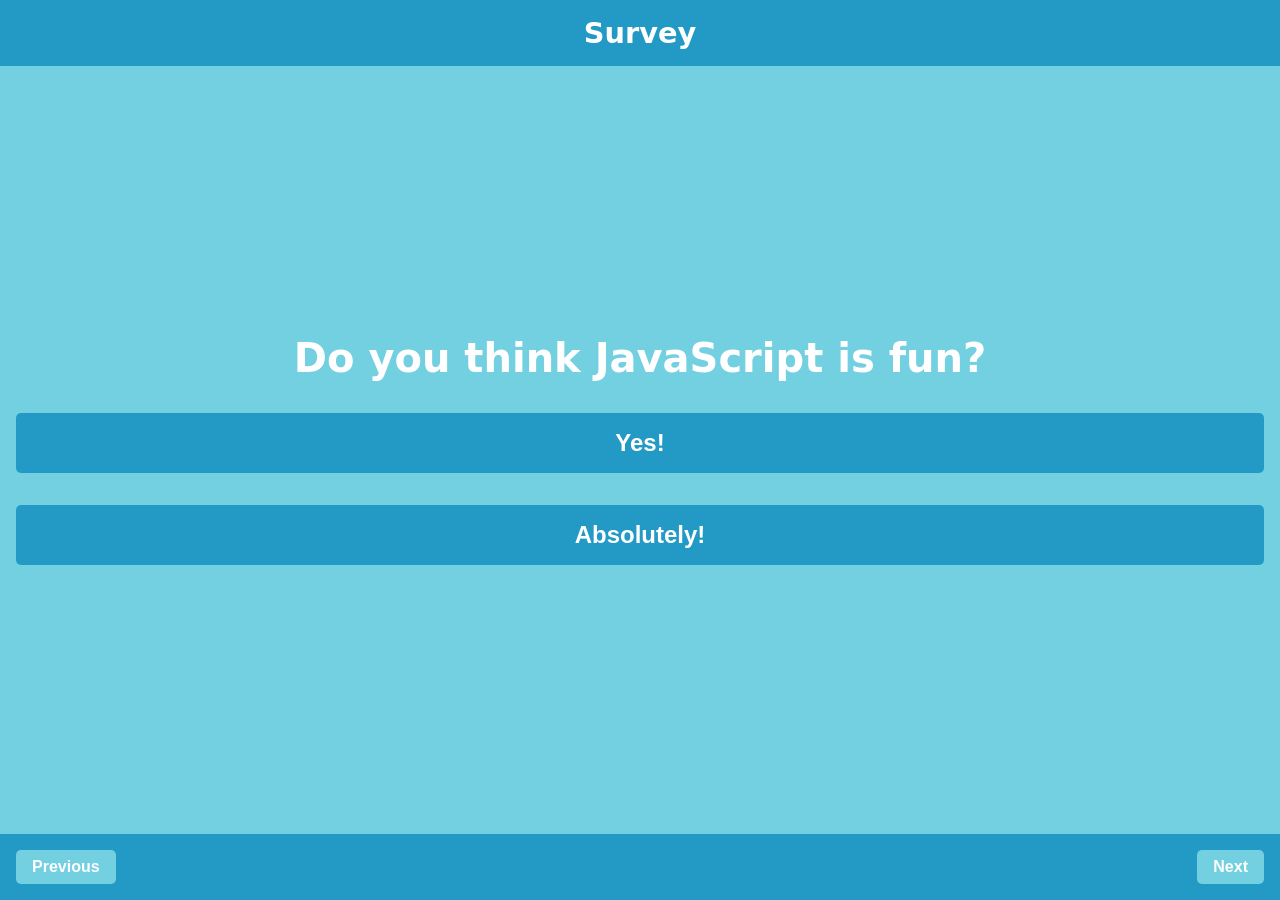
<file: sandboxes/agitated-ellis-wp7jrc/index.html>
<!DOCTYPE html>
<html lang="en">
  <head>
    <meta charset="utf-8" />
    <meta
      name="viewport"
      content="width=device-width, initial-scale=1, shrink-to-fit=no"
    />
    <title>Survey Error Fixing</title>
    <link rel="stylesheet" href="./css/styles.css" />
    <script src="./js/index.js" defer></script>
  </head>
  <body>
    <main class="app">
      <h1 class="header">Survey</h1>
      <section class="content">
        <h2 class="question">Do you think JavaScript is fun?</h2>
        <button type="button" class="choice-button" data-js="choice-button-1">
          Yes!
        </button>
        <button type="button" class="choice-button" data-js="choice-button-2">
          Absolutely!
        </button>
      </section>
      <div class="steps">
        <button type="button" class="steps-button" data-js="prev-button">
          Previous
        </button>
        <button
          type="button"
          class="steps-button"
          data-js="next-button"
          id="next"
        >
          Next
        </button>
      </div>
    </main>
  </body>
</html>
</file>
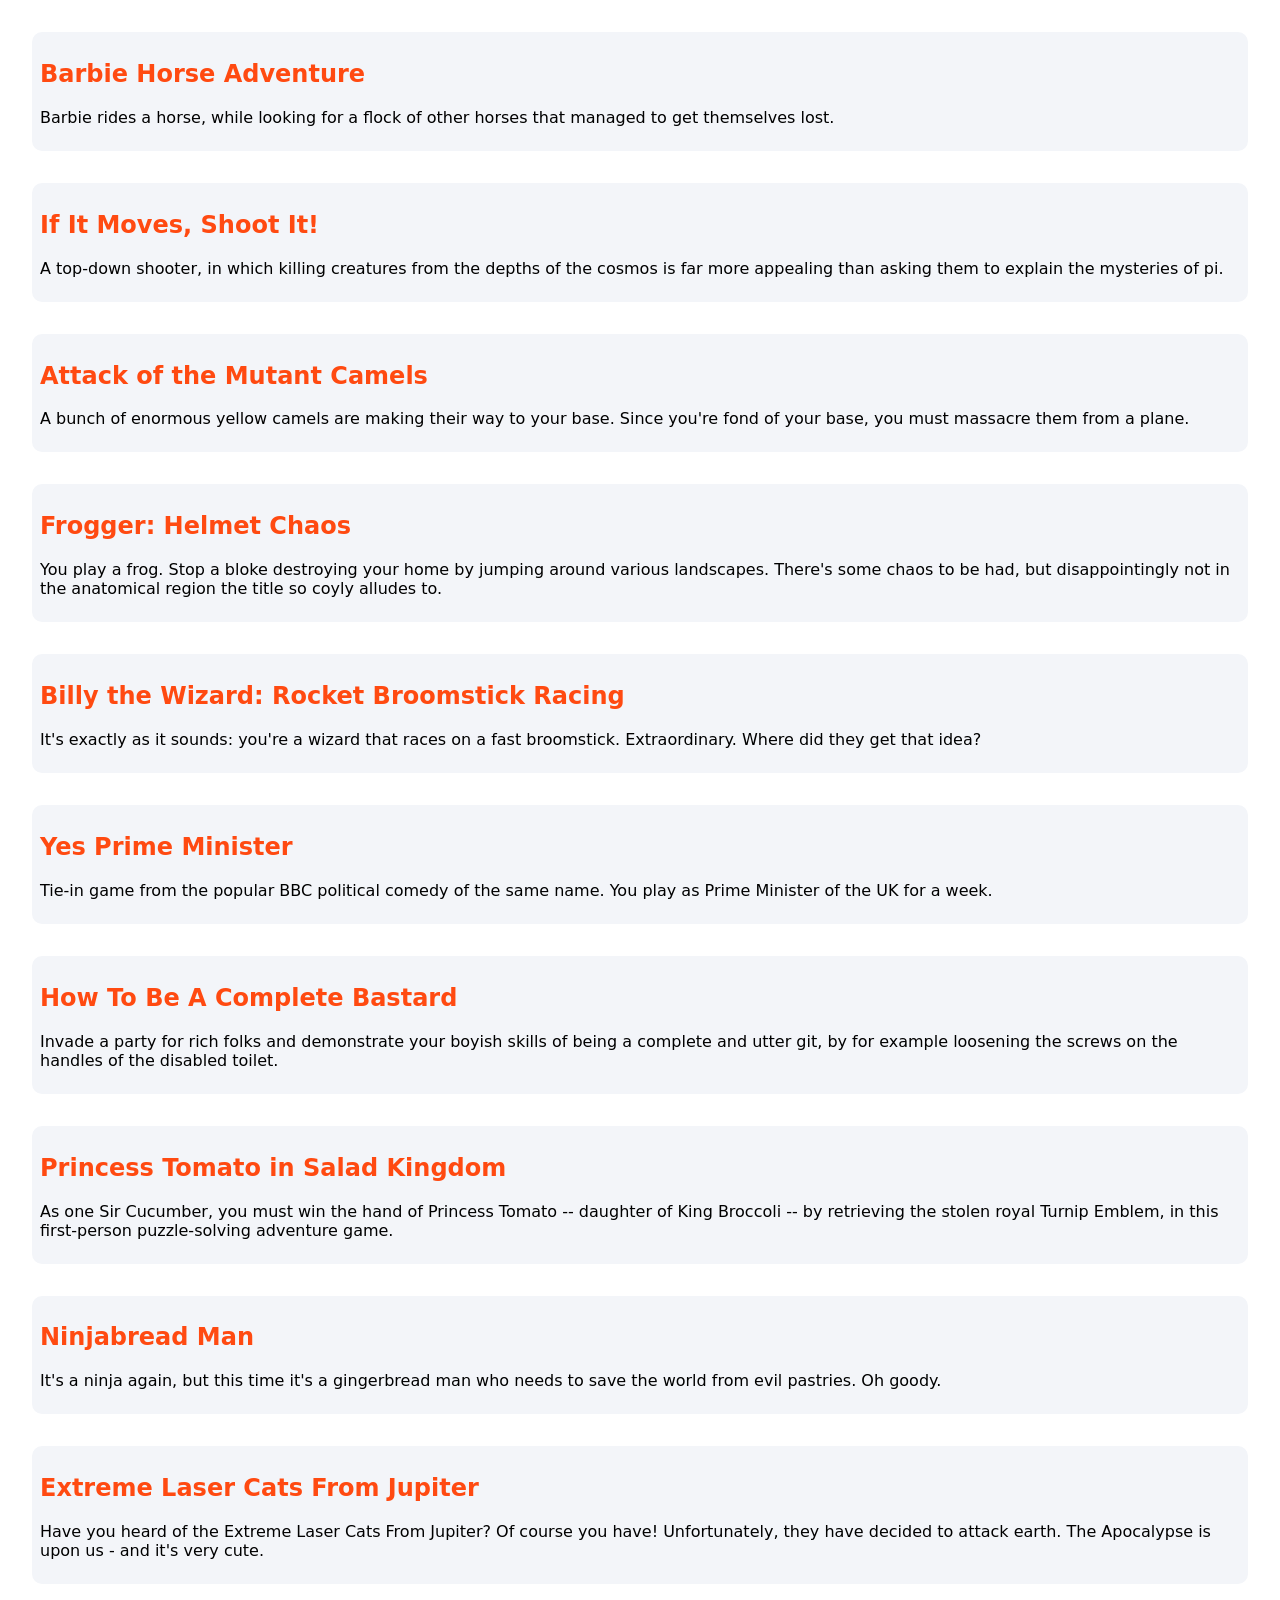
<file: sandboxes/array-methods-1-demo-end-forked-qykj8f/index.html>
<!doctype html>
<html lang="en">
  <head>
    <meta charset="utf-8" />
    <meta
      name="viewport"
      content="width=device-width, initial-scale=1, shrink-to-fit=no"
    />
    <title>HTML & CSS & JS</title>
    <link rel="stylesheet" href="./css/styles.css" />
    <script src="./js/index.js" defer></script>
  </head>
  <body></body>
</html>
</file>
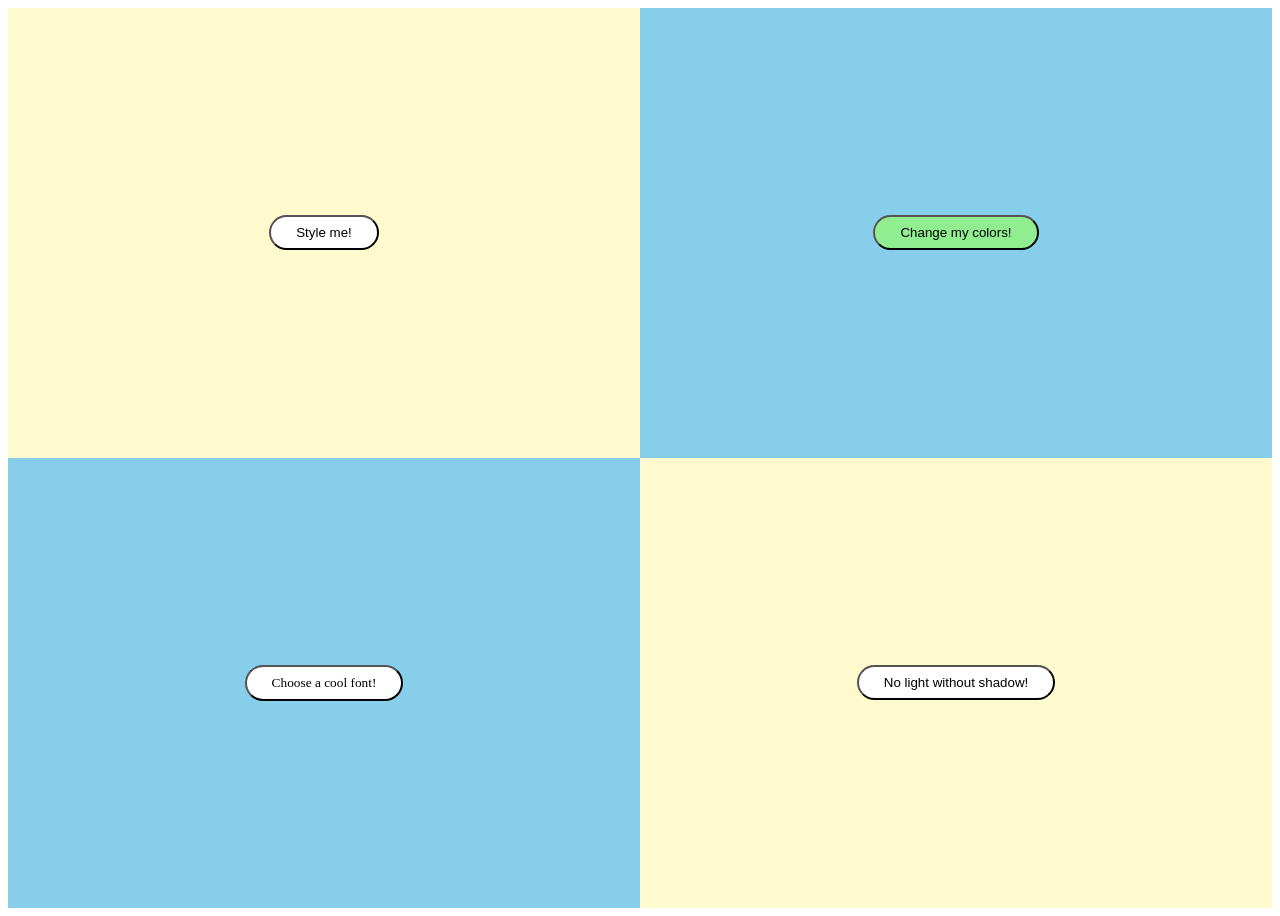
<file: sandboxes/boring-bessie-w9sqjp/index.html>
<!DOCTYPE html>
<html lang="en">
  <head>
    <meta charset="utf-8" />
    <meta
      name="viewport"
      content="width=device-width, initial-scale=1, shrink-to-fit=no"
    />
    <title>HTML & CSS</title>
    <link rel="stylesheet" href="./css/styles.css" />
  </head>
  <body>
    <!-- Don't worry about the HTML, you don't need to change anything here -->
    <section><button class="button1">Style me!</button></section>
    <section class="skyblue">
      <a href="https://www.youtube.com/"
        ><button class="button2">
          Change my colors!
        </button></a
      >
    </section>
    <section class="skyblue">
      <button class="button3">Choose a cool font!</button>
    </section>
    <section><button class="button4">No light without shadow!</button></section>
  </body>
</html>
</file>
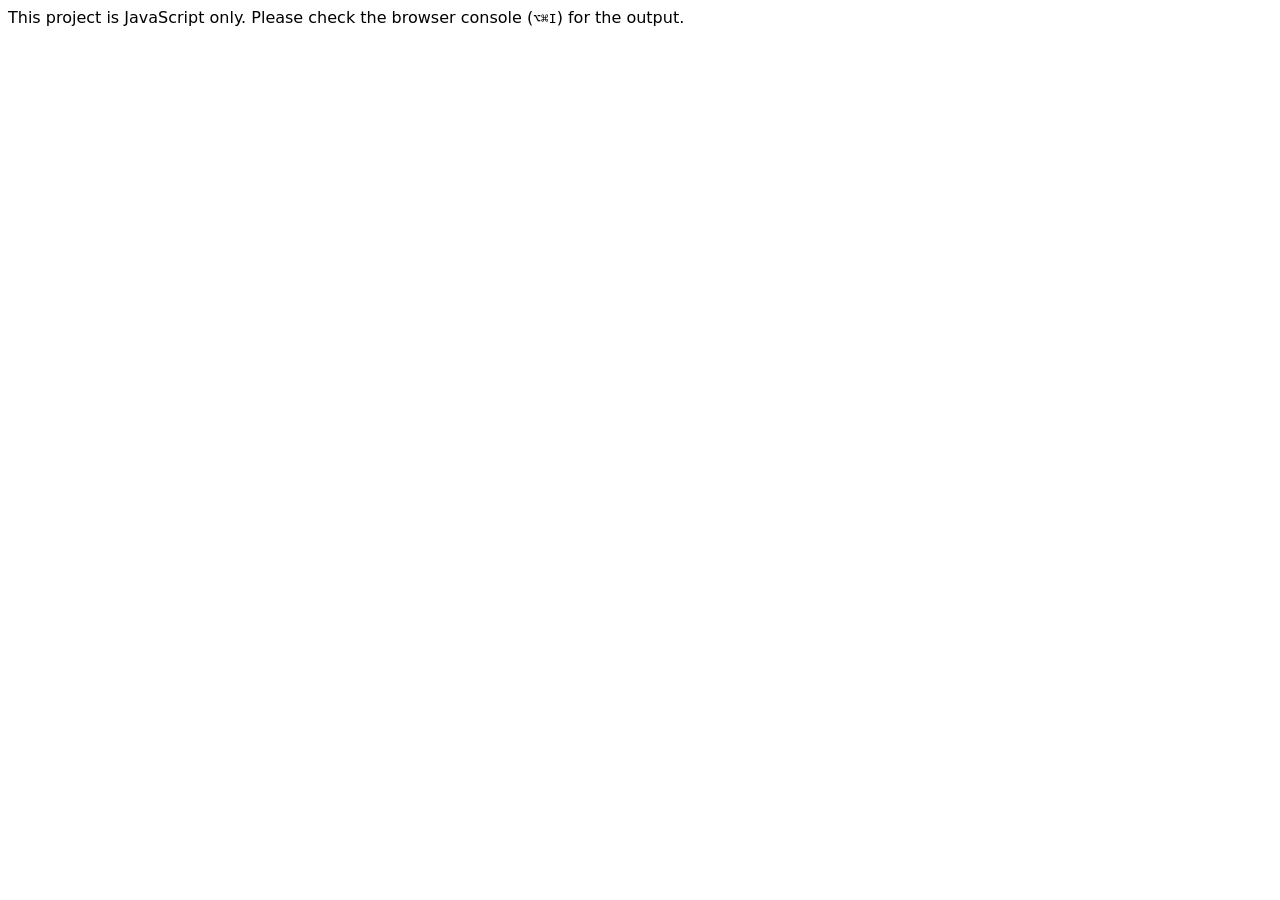
<file: sandboxes/brave-danny-d76jvg/index.html>
<!DOCTYPE html>
<html lang="en">
  <head>
    <meta charset="UTF-8" />
    <meta name="viewport" content="width=device-width, initial-scale=1.0" />
    <title>TITLE</title>
    <script type="module" src="./index.js"></script>
    <style>
      body {
        font-family: system-ui;
      }
    </style>
  </head>
  <body>
    This project is JavaScript only. Please check the browser console (<kbd
      >⌥</kbd
    ><kbd>⌘</kbd><kbd>I</kbd>) for the output.
  </body>
</html>
</file>
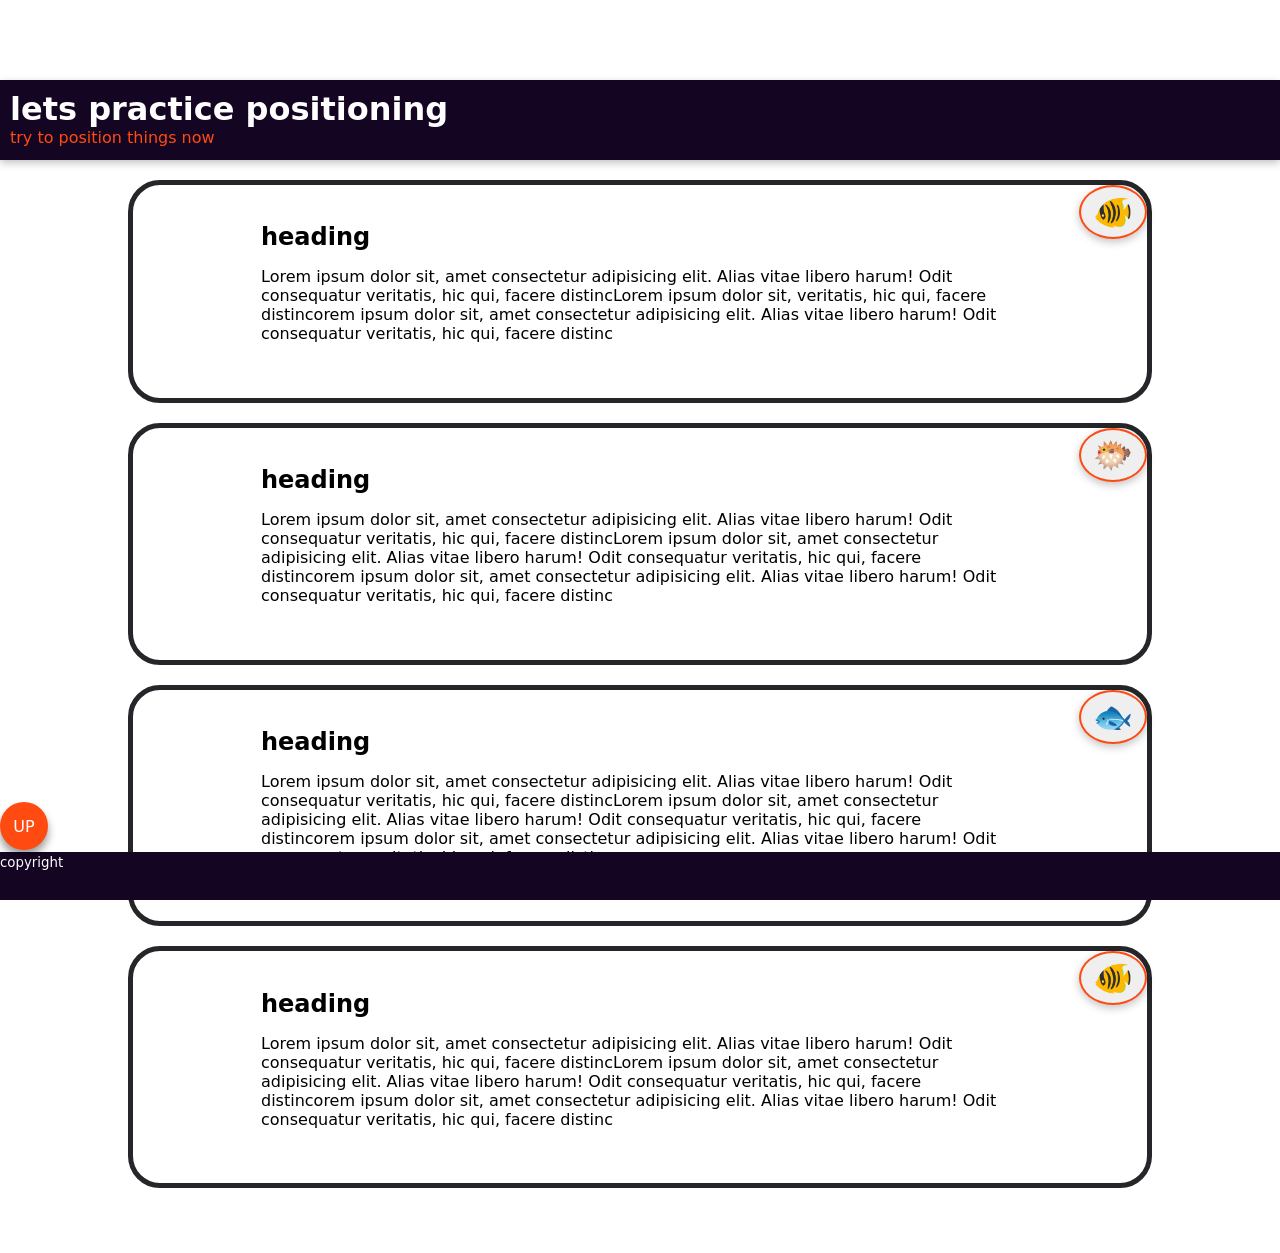
<file: sandboxes/brave-germain-lgcqjs/index.html>
<!DOCTYPE html>
<html lang="en">
  <head>
    <meta charset="utf-8" />
    <meta
      name="viewport"
      content="width=device-width, initial-scale=1, shrink-to-fit=no"
    />
    <title>HTML & CSS</title>
    <link rel="stylesheet" href="./css/styles.css" />
  </head>
  <body>
    <header class="header">
      <h1 class="header__heading">lets practice positioning</h1>
      <span class="header__text">try to position things now</span>
    </header>
    <main>
      <section class="card" id="top">
        <h2 class="card__heading">heading</h2>
        <button class="card__bookmark">🐠</button>
        <p class="card__text">
          Lorem ipsum dolor sit, amet consectetur adipisicing elit. Alias vitae
          libero harum! Odit consequatur veritatis, hic qui, facere distincLorem
          ipsum dolor sit, veritatis, hic qui, facere distincorem ipsum dolor
          sit, amet consectetur adipisicing elit. Alias vitae libero harum! Odit
          consequatur veritatis, hic qui, facere distinc
        </p>
      </section>
      <section class="card">
        <h2 class="card__heading">heading</h2>
        <button class="card__bookmark">🐡</button>
        <p class="card__text">
          Lorem ipsum dolor sit, amet consectetur adipisicing elit. Alias vitae
          libero harum! Odit consequatur veritatis, hic qui, facere distincLorem
          ipsum dolor sit, amet consectetur adipisicing elit. Alias vitae libero
          harum! Odit consequatur veritatis, hic qui, facere distincorem ipsum
          dolor sit, amet consectetur adipisicing elit. Alias vitae libero
          harum! Odit consequatur veritatis, hic qui, facere distinc
        </p>
      </section>
      <section class="card">
        <h2 class="card__heading">heading</h2>
        <button class="card__bookmark">🐟</button>
        <p class="card__text">
          Lorem ipsum dolor sit, amet consectetur adipisicing elit. Alias vitae
          libero harum! Odit consequatur veritatis, hic qui, facere distincLorem
          ipsum dolor sit, amet consectetur adipisicing elit. Alias vitae libero
          harum! Odit consequatur veritatis, hic qui, facere distincorem ipsum
          dolor sit, amet consectetur adipisicing elit. Alias vitae libero
          harum! Odit consequatur veritatis, hic qui, facere distinc
        </p>
      </section>
      <section class="card">
        <h2 class="card__heading">heading</h2>
        <button class="card__bookmark">🐠</button>
        <p class="card__text">
          Lorem ipsum dolor sit, amet consectetur adipisicing elit. Alias vitae
          libero harum! Odit consequatur veritatis, hic qui, facere distincLorem
          ipsum dolor sit, amet consectetur adipisicing elit. Alias vitae libero
          harum! Odit consequatur veritatis, hic qui, facere distincorem ipsum
          dolor sit, amet consectetur adipisicing elit. Alias vitae libero
          harum! Odit consequatur veritatis, hic qui, facere distinc
        </p>
      </section>
      <a href="#top" class="goto-top">UP</a>
    </main>

    <footer class="footer">
      <small class="footer__text">copyright</small>
    </footer>
  </body>
</html>
</file>
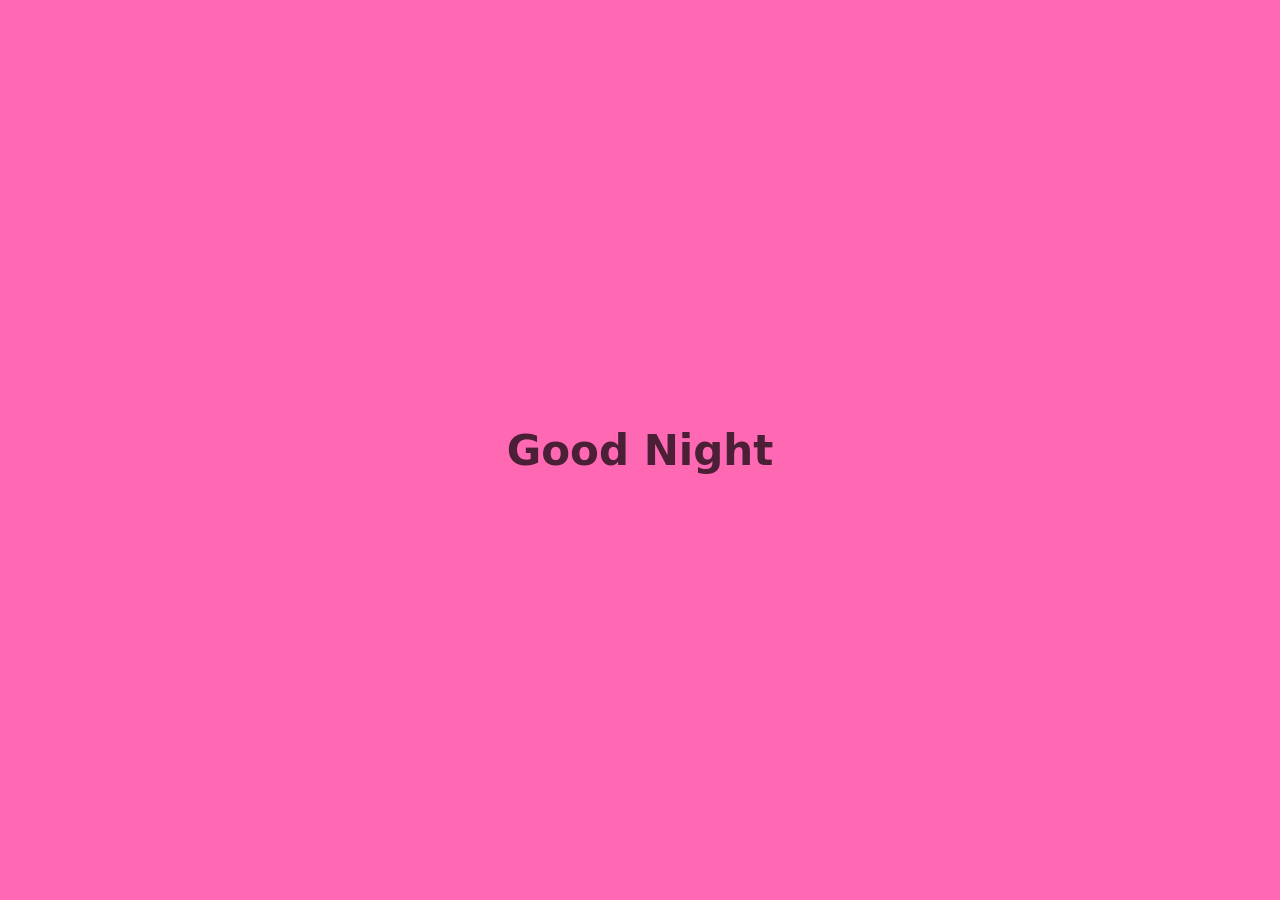
<file: sandboxes/brave-haze-c3t4rx/index.html>
<!DOCTYPE html>
<html lang="en">
  <head>
    <meta charset="utf-8" />
    <meta
      name="viewport"
      content="width=device-width, initial-scale=1, shrink-to-fit=no"
    />
    <title>HTML & CSS & JS</title>
    <link rel="stylesheet" href="./css/styles.css" />
  </head>
  <body>
    <h1 data-js="display">Good Morning</h1>
  </body>
  <script src="./js/index.js"></script>
</html>
</file>
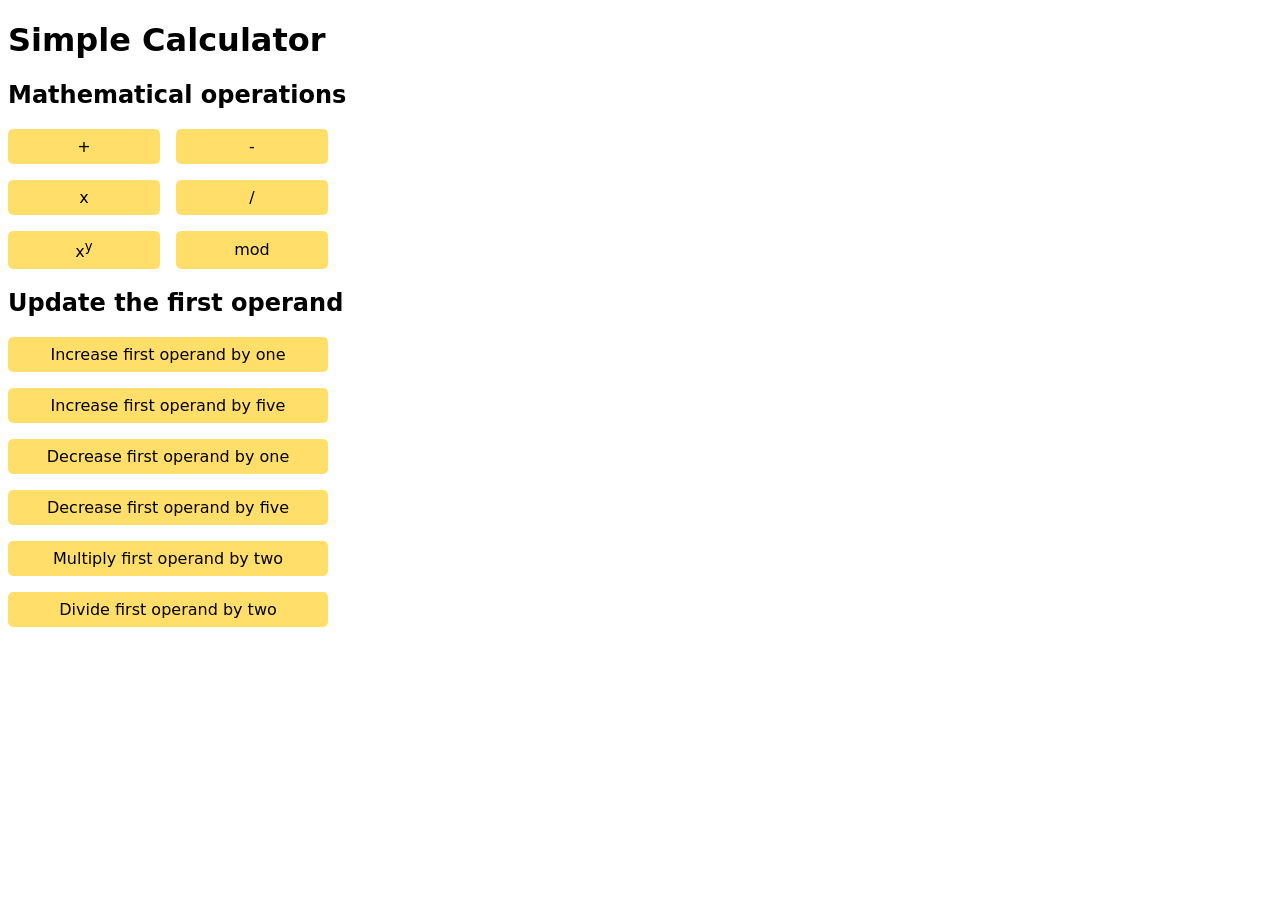
<file: sandboxes/clever-shockley-574c2f/index.html>
<!DOCTYPE html>
<html lang="en">
  <head>
    <meta charset="utf-8" />
    <meta
      name="viewport"
      content="width=device-width, initial-scale=1, shrink-to-fit=no"
    />
    <title>Simple Calculator</title>
    <link rel="stylesheet" href="./css/styles.css" />
    <script src="./js/index.js" defer></script>
  </head>
  <body>
    <h1>Simple Calculator</h1>

    <h2>Mathematical operations</h2>
    <section class="mathematical-operations">
      <button type="button" class="button" data-js="add">+</button>
      <button type="button" class="button" data-js="subtract">-</button>
      <button type="button" class="button" data-js="multiply">x</button>
      <button type="button" class="button" data-js="divide">/</button>
      <button type="button" class="button" data-js="exponent">
        x<sup>y</sup>
      </button>
      <button type="button" class="button" data-js="modulo">mod</button>
    </section>

    <h2>Update the first operand</h2>
    <div class="update-operand">
      <button type="button" class="button" data-js="increase-by-one">
        Increase first operand by one
      </button>
      <button type="button" class="button" data-js="increase-by-five">
        Increase first operand by five
      </button>
      <button type="button" class="button" data-js="decrease-by-one">
        Decrease first operand by one
      </button>
      <button type="button" class="button" data-js="decrease-by-five">
        Decrease first operand by five
      </button>
      <button type="button" class="button" data-js="multiply-by-two">
        Multiply first operand by two
      </button>
      <button type="button" class="button" data-js="divide-by-two">
        Divide first operand by two
      </button>
    </div>
  </body>
</html>
</file>
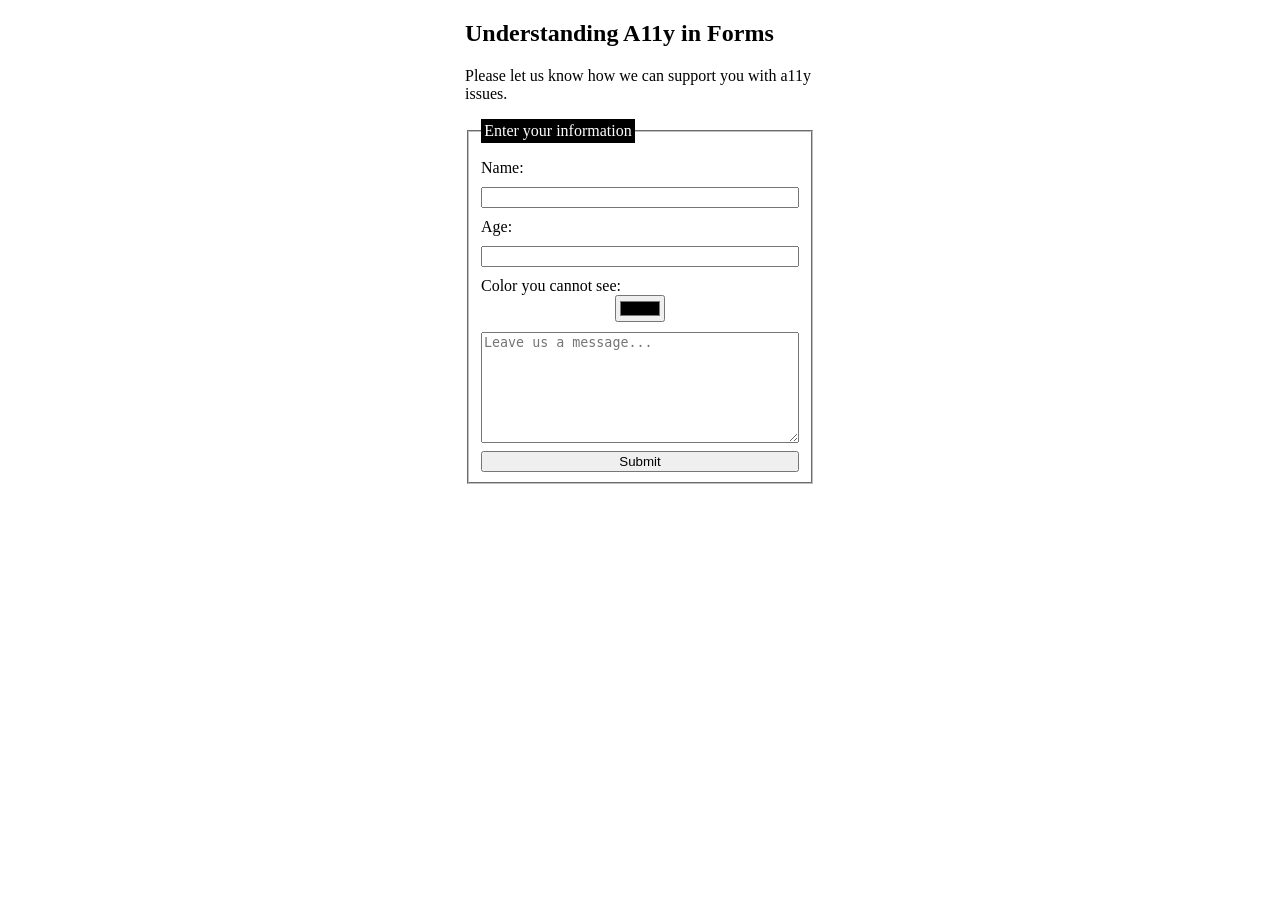
<file: sandboxes/cool-dawn-r3zwyn/index.html>
<!DOCTYPE html>
<html lang="en">
  <head>
    <meta charset="utf-8" />
    <meta
      name="viewport"
      content="width=device-width, initial-scale=1, shrink-to-fit=no"
    />
    <title>Forms and A11y</title>
    <link rel="stylesheet" href="./css/styles.css" />
  </head>
  <body>
    <section>
      <h1 class="title">Understanding A11y in Forms</h1>
      <p id="description">
        Please let us know how we can support you with a11y issues.
      </p>

      <form for="title" aria-labelledby="title">
        <fieldset aria-labelledby="personal-information">
          <legend>Enter your information</legend>
          <label aria-describedby="name-input">Name:</label>
          <input id="name-Input" type="text" name="name" />
          <label aria-describedby="age-input">Age:</label>
          <input id="age-Input" type="text" name="age" />
          <label aria-describedby="color-input">Color you cannot see:</label>
          <input id="color-Input" type="color" name="color" />
          <textarea rows="7" placeholder="Leave us a message..."></textarea>
          <button type="submit" aria-label="submit-button">Submit</button>
        </fieldset>
      </form>
    </section>
  </body>
</html>
</file>
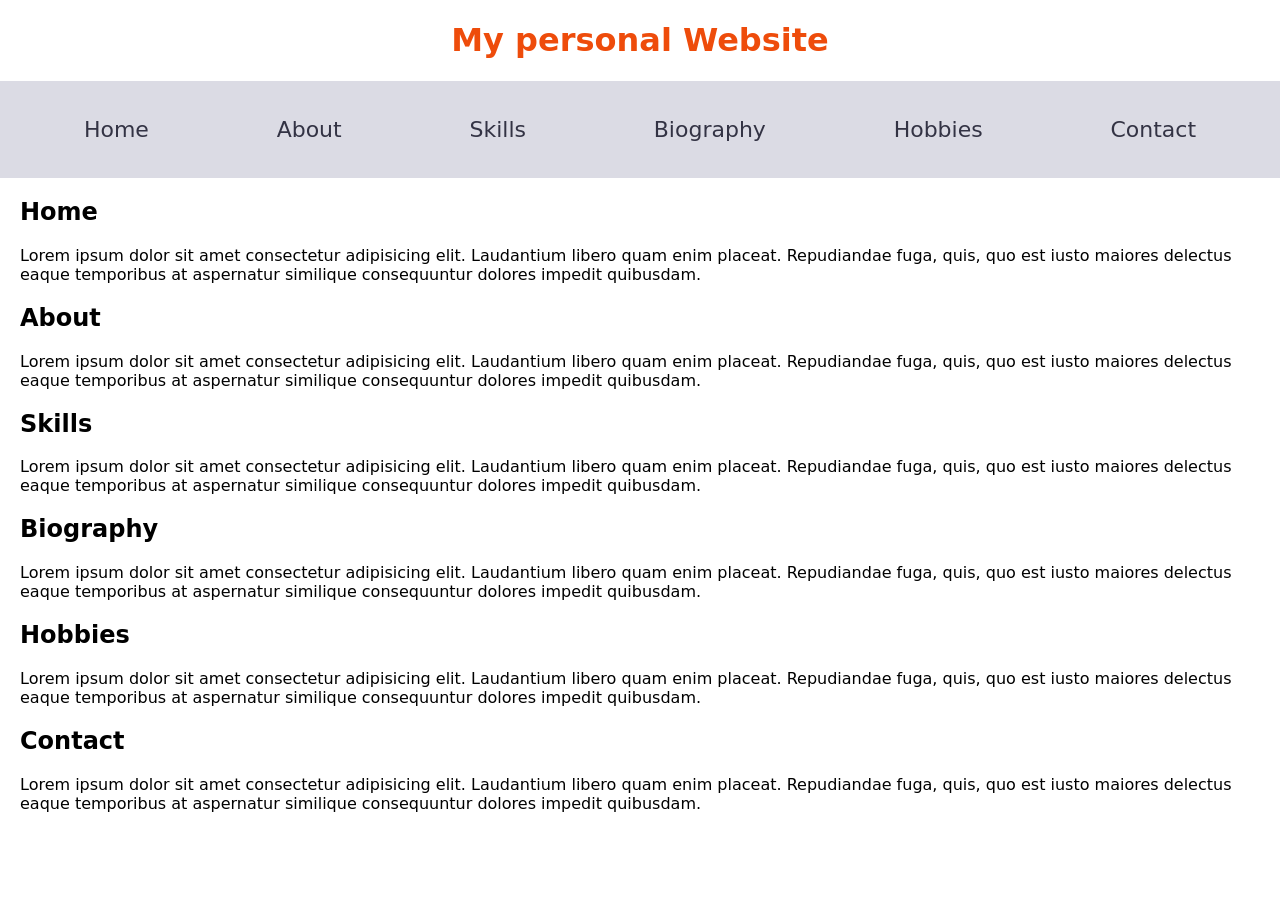
<file: sandboxes/css-positioning-exercise-forked-2zyxt5/index.html>
<!DOCTYPE html>
<html lang="en">
  <head>
    <meta charset="utf-8" />
    <meta
      name="viewport"
      content="width=device-width, initial-scale=1, shrink-to-fit=no"
    />
    <title>HTML & CSS</title>
    <link rel="stylesheet" href="./css/styles.css" />
  </head>
  <body>
    <h1>My personal Website</h1>
    <nav>
      <ul class="menu">
        <li>
          <a class="button" href="#home">Home</a>
        </li>
        <li>
          <a class="button" href="#about">About</a>
        </li>
        <li>
          <a class="button" href="#skills">Skills</a>
        </li>
        <li>
          <a class="button" href="#biography">Biography</a>
        </li>
        <li>
          <a class="button" href="#hobbies">Hobbies</a>
        </li>
        <li>
          <a class="button" href="#contact">Contact</a>
        </li>
      </ul>
    </nav>
    <main>
      <section id="home">
        <h2>Home</h2>
        <p>
          Lorem ipsum dolor sit amet consectetur adipisicing elit. Laudantium
          libero quam enim placeat. Repudiandae fuga, quis, quo est iusto
          maiores delectus eaque temporibus at aspernatur similique consequuntur
          dolores impedit quibusdam.
        </p>
      </section>
      <section id="about">
        <h2>About</h2>
        <p>
          Lorem ipsum dolor sit amet consectetur adipisicing elit. Laudantium
          libero quam enim placeat. Repudiandae fuga, quis, quo est iusto
          maiores delectus eaque temporibus at aspernatur similique consequuntur
          dolores impedit quibusdam.
        </p>
      </section>
      <section id="skills">
        <h2>Skills</h2>
        <p>
          Lorem ipsum dolor sit amet consectetur adipisicing elit. Laudantium
          libero quam enim placeat. Repudiandae fuga, quis, quo est iusto
          maiores delectus eaque temporibus at aspernatur similique consequuntur
          dolores impedit quibusdam.
        </p>
      </section>
      <section id="biography">
        <h2>Biography</h2>
        <p>
          Lorem ipsum dolor sit amet consectetur adipisicing elit. Laudantium
          libero quam enim placeat. Repudiandae fuga, quis, quo est iusto
          maiores delectus eaque temporibus at aspernatur similique consequuntur
          dolores impedit quibusdam.
        </p>
      </section>
      <section id="hobbies">
        <h2>Hobbies</h2>
        <p>
          Lorem ipsum dolor sit amet consectetur adipisicing elit. Laudantium
          libero quam enim placeat. Repudiandae fuga, quis, quo est iusto
          maiores delectus eaque temporibus at aspernatur similique consequuntur
          dolores impedit quibusdam.
        </p>
      </section>
      <section id="contact">
        <h2>Contact</h2>
        <p>
          Lorem ipsum dolor sit amet consectetur adipisicing elit. Laudantium
          libero quam enim placeat. Repudiandae fuga, quis, quo est iusto
          maiores delectus eaque temporibus at aspernatur similique consequuntur
          dolores impedit quibusdam.
        </p>
      </section>
    </main>
  </body>
</html>
</file>
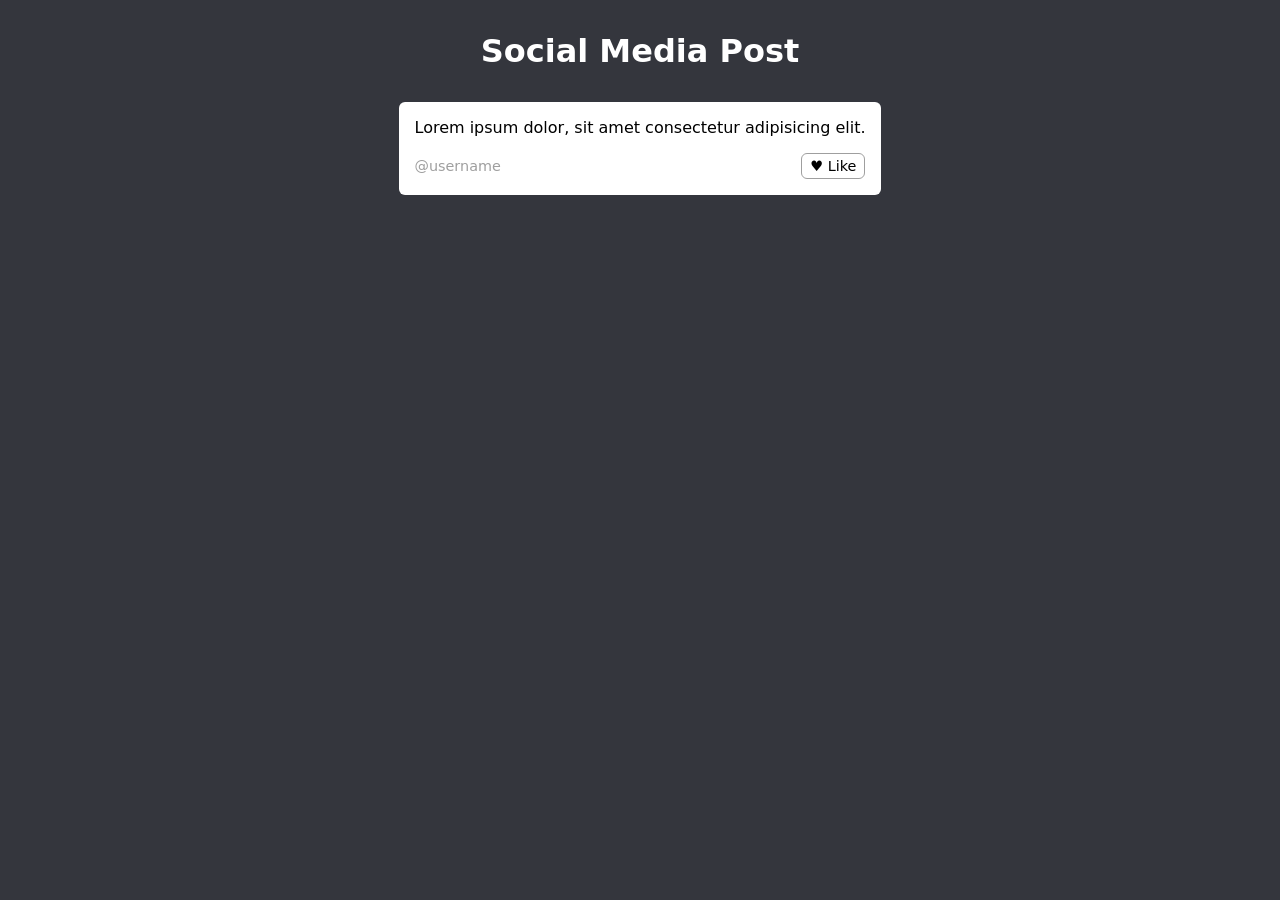
<file: sandboxes/distracted-mountain-dh5vvg/index.html>
<!doctype html>
<html lang="en">
  <head>
    <meta charset="utf-8" />
    <meta
      name="viewport"
      content="width=device-width, initial-scale=1, shrink-to-fit=no"
    />
    <title>Social Media Post</title>
    <link rel="stylesheet" href="./css/styles.css" />
    <script src="./js/index.js" defer></script>
  </head>
  <body>
    <h1>Social Media Post</h1>
    <article class="post">
      <p class="post__content">
        Lorem ipsum dolor, sit amet consectetur adipisicing elit.
      </p>
      <footer class="post__footer">
        <span class="post__username">@username</span>
        <button type="button" class="post__button" data-js="like-button">
          ♥ Like
        </button>
      </footer>
    </article>
  </body>
</html>
</file>
<file: sandboxes/agitated-ellis-wp7jrc/css/styles.css>
*,
*::before,
*::after {
  box-sizing: border-box;
  margin: 0;
  padding: 0;
}

body {
  font-family: system-ui;
}

.app {
  height: 100vh;
  display: flex;
  flex-direction: column;
  justify-content: space-between;
  background-color: rgb(114, 208, 225);
  color: white;
}

.header {
  background-color: rgb(35, 154, 197);
  padding: 1rem;
  text-align: center;
  font-size: 1.8rem;
}

.content {
  display: flex;
  flex-direction: column;
  padding: 1rem;
  gap: 2rem;
}

.question {
  text-align: center;
  font-size: 2.5rem;
}

.choice-button {
  padding: 1rem;
  border: none;
  border-radius: 5px;
  background-color: rgb(35, 154, 197);
  font-weight: bold;
  text-align: center;
  font-size: 1.5rem;
  color: white;
}

.active-choice {
  background-color: rgb(72, 181, 33);
}

.steps {
  background-color: rgb(35, 154, 197);
  padding: 1rem;
  display: flex;
  justify-content: space-between;
}

.steps-button {
  padding: 0.5rem 1rem;
  border: none;
  border-radius: 5px;
  background-color: rgb(114, 208, 225);
  font-weight: bold;
  text-align: center;
  font-size: 1rem;
  color: white;
}
</file>
<file: sandboxes/array-methods-1-demo-end-forked-qykj8f/css/styles.css>
:root {
  --color-nemo: #ff4a11;
  --color-granite: #252629;
  --color-water-10: #f3f5f9;
  --color-foam: #ffffff;
}
*,
*::before,
*::after {
  box-sizing: border-box;
}
body {
  margin: 0;
  font-family: system-ui;
}
h1,
h2 {
  color: var(--color-nemo);
}
article {
  margin: 2rem;
  padding: 0.5rem;
  border-radius: 10px;
  background: var(--color-water-10);
}
</file>
<file: sandboxes/boring-bessie-w9sqjp/css/styles.css>
/* Please scroll down to the start of your exercise! */

* {
  box-sizing: border-box;
}

body {
  display: grid;
  grid-template-columns: 1fr 1fr;
  height: 100vh;
}

section {
  background-color: lemonchiffon;
  display: grid;
  place-items: center;
}

.skyblue {
  background-color: skyblue;
}

button {
  background-color: white;
  padding: 8px 25px;
}

.button1 {
  border-radius: 20rem;
}

.button2 {
  border-radius: 20rem;
  background-color: lightgreen;
}

.button2:hover {
  background-color: orange;
  color: white;
}

.button3 {
  border-radius: 20rem;
  font-family: serif;
}

.button4 {
  border-radius: 20rem;
  box-shadow: lightgreen 20rem;
}

/* Your exercise starts here */

/* Add your CSS styles below this line. Feel free to replace the comments with your code. Make sure not to put your code into the comments, because then nothing will happen. */

.button1 {
  /*Style me! Change my border, set a border radius or what you want to try out. :) */
}

.button2 {
  /*Style me! Change my color, or my background-color. Or both! You can test out different color modes here - like HEX, RGB, ... */
}

.button3 {
  /*Style me! You can test out changing the font, or font size, ...*/
}

.button4 {
  /*Style me! Can you add a shadow to this button? Maybe play around with the shadow properties, as well? You can even color the shadow, make it bigger or smaller, ... */
}

/* Feel free to play around with other properties, as well. */
</file>
<file: sandboxes/brave-germain-lgcqjs/css/styles.css>
*,
*::before,
*::after {
  box-sizing: border-box;
}

body {
  display: flex;
  flex-direction: column;
  margin: 80px 0 45px 0;
  font-family: system-ui;
}

/**
 *
 * Place the header at the top of the viewport and make sure, that it remains there when the
 * document is scrolled.
 */
.header {
  background: #140523;
  color: #ffffff;
  height: 80px;
  box-shadow: rgba(0, 0, 0, 0.24) 0 3px 8px;
  padding: 10px;
  position: sticky;
  top: 0;
  z-index: 1;
}

.header__text {
  color: #ff4a11;
}

.header__heading {
  margin: 0;
}

/**
 *
 * Place the footer at the bottom of the viewport and make sure, that it remains there when the
 * document is scrolled.
 */
.footer {
  background: #140523;
  color: #ffffff;
  height: 48px;
  position: fixed;
  width: 100%;
  bottom: 0;
}

/**
 *
 * Define the card as reference frame for descendant elements, that require absolute positioning.
 */
.card {
  margin: 20px 10%;
  border: 5px solid #252629;
  padding: 3% 10%;
  scroll-margin-top: 100px;
  border-radius: 2rem;
  position: relative;
}

.card__heading {
  margin: 0 0 10px 0;
}

/**
 * Place the bookmark in the top, right corner of each card.
 */
.card__bookmark {
  border: 2px solid #ff4a11;
  font-size: 2em;
  padding: 6px 12px;
  border-radius: 50%;
  box-shadow: rgba(0, 0, 0, 0.24) 0 3px 8px;
  position: absolute;
  top: 0;
  right: 0;
}

/**
 * The go-to-top button should cover all other elements, so that it is always visible, and
 * unaffected when the document is scrolled.
 */
.goto-top {
  width: 48px;
  height: 48px;
  padding: 8px;
  border-radius: 50%;
  background: #ff4a11;
  color: white;
  box-shadow: 0 6px 8px rgba(0, 0, 0, 0.4);
  text-decoration: none;
  flex-shrink: 0;
  display: flex;
  align-items: center;
  justify-content: center;
  position: fixed;
  z-index: 5;
  bottom: 50px;
  left: 0;
}
</file>
<file: sandboxes/brave-haze-c3t4rx/css/styles.css>
*,
*::before,
*::after {
  box-sizing: border-box;
}

body {
  margin: 0;
  font-family: system-ui;
  display: grid;
  place-items: center;
  min-height: 100vh;
}

h1 {
  font-size: 42px;
  opacity: 0.7;
}
</file>
<file: sandboxes/clever-shockley-574c2f/css/styles.css>
*,
*::before,
*::after {
  box-sizing: border-box;
}

body {
  font-family: system-ui;
}

.button {
  all: unset;
  background-color: rgb(255, 223, 105);
  text-align: center;
  padding: 0.5rem;
  border-radius: 5px;
  cursor: pointer;
}

.button:hover {
  background-color: rgb(255, 187, 0);
}

.mathematical-operations {
  display: flex;
  flex-wrap: wrap;
  gap: 1rem;
  max-width: 20rem;
}
.mathematical-operations > .button {
  width: 8.5rem;
}

.update-operand {
  display: flex;
  flex-direction: column;
  gap: 1rem;
  max-width: 20rem;
}
</file>
<file: sandboxes/cool-dawn-r3zwyn/css/styles.css>
*,
*::before,
*::after {
  box-sizing: border-box;
}

body {
  margin: 20px auto;
  max-width: 350px;
}

form * {
  display: grid;
  margin-top: 10px;
}

button {
  margin-top: 0.5rem;
}

legend {
  background-color: black;
  color: white;
  padding: 0.2rem;
}

input[type="color"] {
  margin: auto;
}
</file>
<file: sandboxes/css-positioning-exercise-forked-2zyxt5/css/styles.css>
*,
*::before,
*::after {
  box-sizing: border-box;
}

body {
  margin: 0;
  font-family: system-ui;
}

h1 {
  text-align: center;
  color: #ee4c0b;
}

main {
  margin: 20px;
}

ul {
  list-style: none;
  padding: 0;
}

nav {
  padding: 14px 20px;
  background-color: #dbdbe4;
  position: sticky;
  top: 0;
}

a {
  text-decoration: none;
  color: inherit;
}

.menu {
  font-size: 22px;
  display: flex;
  flex-wrap: wrap;
  justify-content: space-around;
}

.menu > li {
  color: #334;
}

.menu > li:hover {
  text-decoration: underline #ee4c0b 3px;
}
</file>
<file: sandboxes/distracted-mountain-dh5vvg/css/styles.css>
*,
*::before,
*::after {
  box-sizing: border-box;
  margin: 0;
  padding: 0;
}

body {
  font-family: system-ui;

  display: flex;
  flex-direction: column;
  align-items: center;
  max-width: 40rem;
  gap: 2rem;
  background-color: rgb(52, 54, 61);
  padding: 2rem;
  margin: 0 auto;
}

h1 {
  color: white;
}

.post {
  background-color: #fff;
  border-radius: 6px;
  padding: 1rem;
}

.post__content {
  margin: 0 0 1em 0;
}

.post__footer {
  display: flex;
  justify-content: space-between;
  align-items: center;
}

.post__username {
  font-size: 0.9rem;
  color: #9f9f9f;
}

.post__button {
  all: unset;
  border: 1px solid #9f9f9f;
  padding: 0.25rem 0.5rem;
  border-radius: 6px;
  font-size: 0.9rem;
}

.post__button--liked {
  background-color: red;
  color: white;
  border-color: white;
}
</file>
